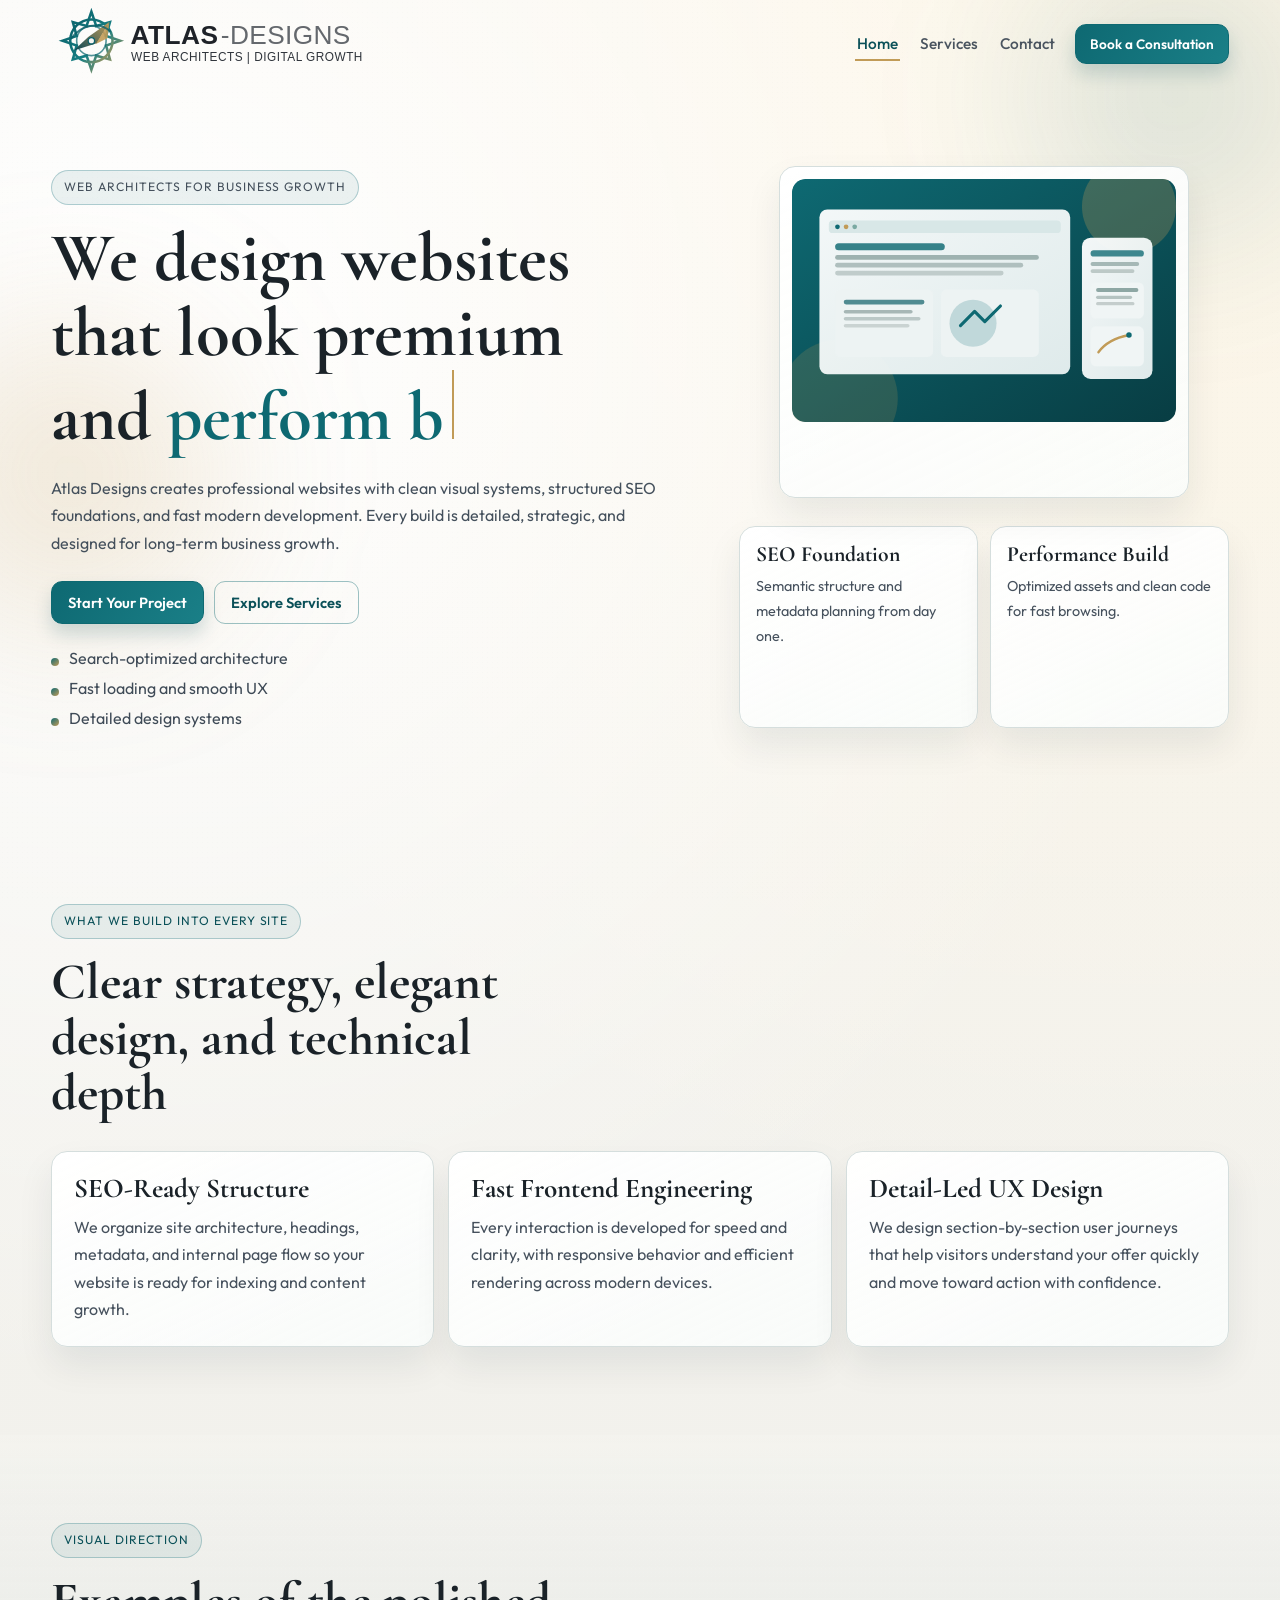
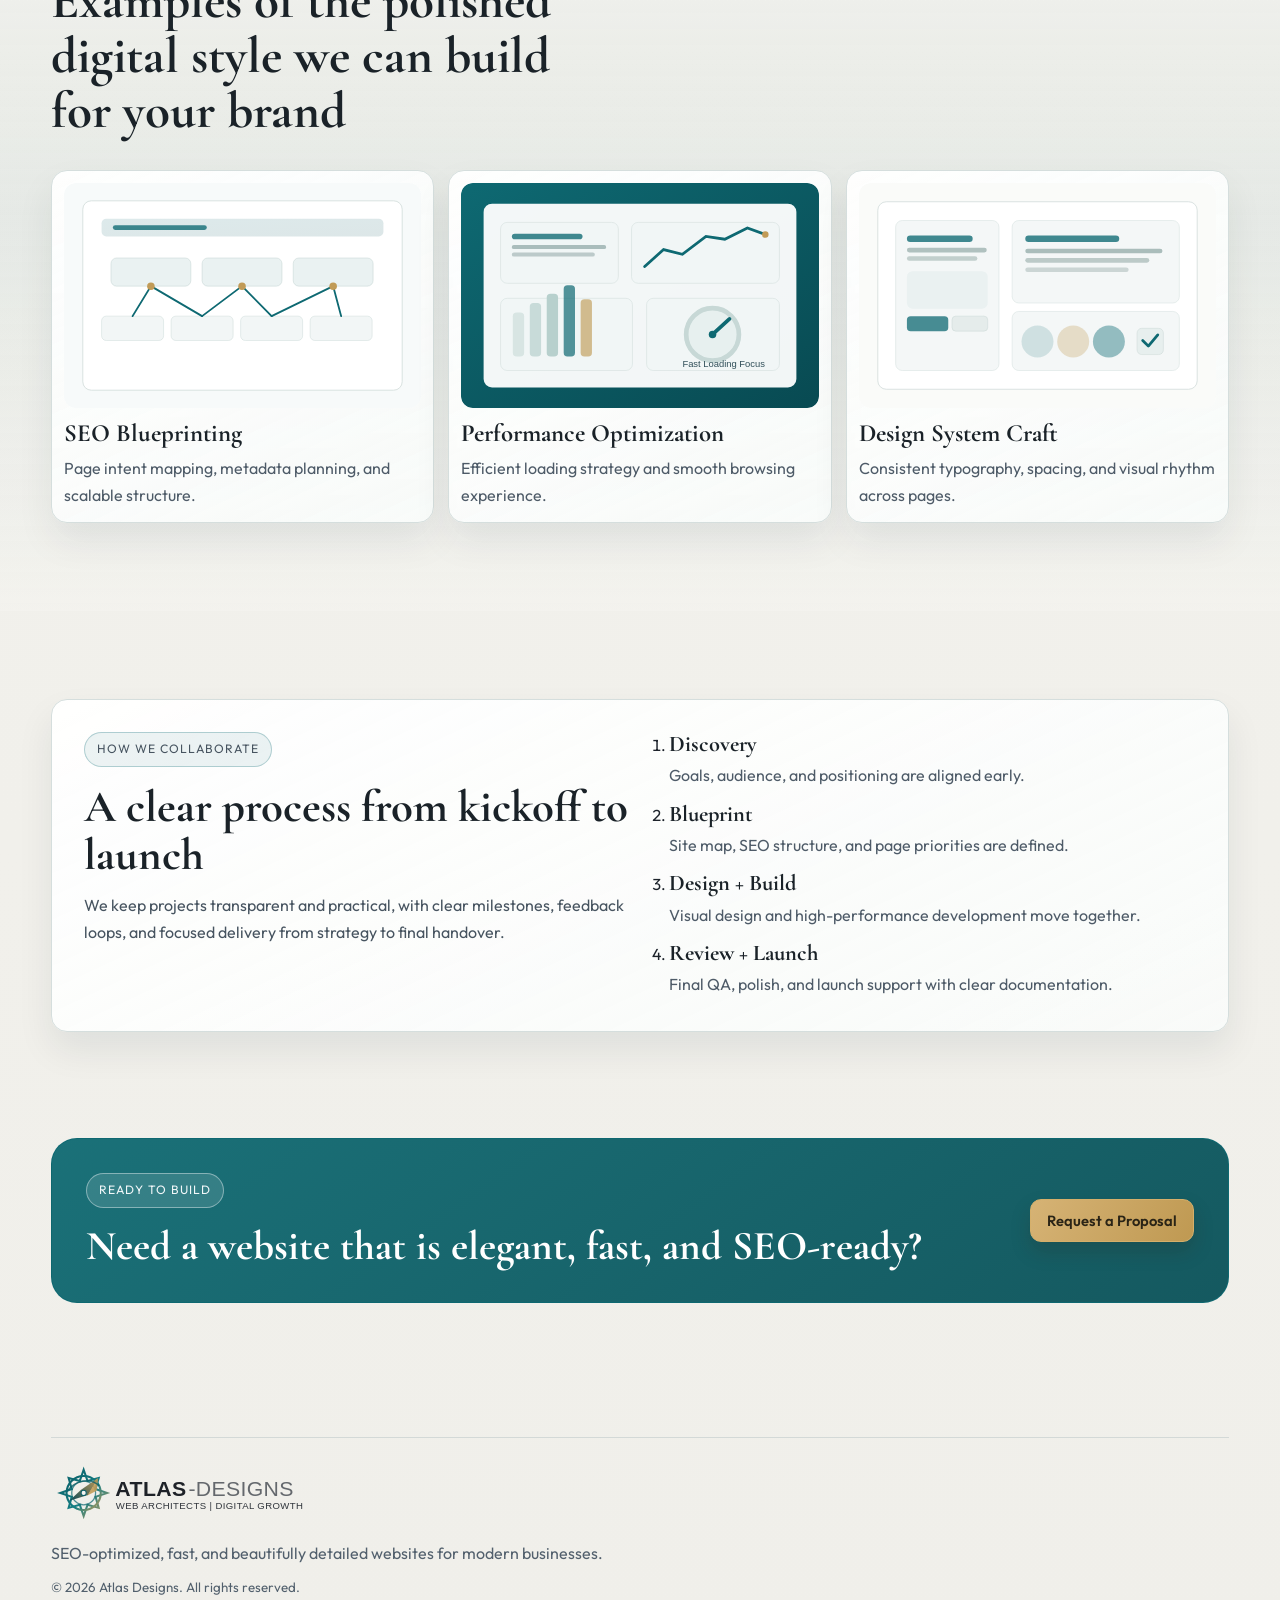
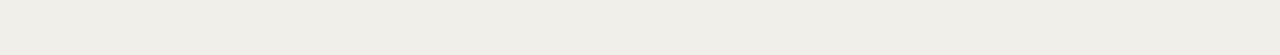
<file: index.html>
<!DOCTYPE html>
<html lang="en">
  <head>
    <meta charset="UTF-8" />
    <meta name="viewport" content="width=device-width, initial-scale=1.0" />
    <meta
      name="description"
      content="Atlas Designs creates elegant, SEO-focused and fast websites for modern businesses."
    />
    <title>Atlas Designs | Home</title>
    <link rel="preconnect" href="https://fonts.googleapis.com" />
    <link rel="preconnect" href="https://fonts.gstatic.com" crossorigin />
    <link
      href="https://fonts.googleapis.com/css2?family=Cormorant+Garamond:wght@500;600;700&family=Outfit:wght@300;400;500;600;700;800&display=swap"
      rel="stylesheet"
    />
    <link rel="stylesheet" href="styles.css" />
  </head>
  <body class="page-home">
    <div class="bg-orbit orbit-one"></div>
    <div class="bg-orbit orbit-two"></div>

    <header class="site-header" id="siteHeader">
      <div class="container nav-row">
        <a href="index.html" class="logo-link" aria-label="Atlas Designs Home">
          <img src="assets/atlas-logo.svg" alt="Atlas Designs logo" />
        </a>

        <button
          class="menu-toggle"
          id="menuToggle"
          aria-label="Open menu"
          aria-expanded="false"
          aria-controls="mainNav"
        >
          <span></span>
          <span></span>
        </button>

        <nav id="mainNav" class="main-nav" aria-label="Primary">
          <a class="nav-link" data-page="index" href="index.html">Home</a>
          <a class="nav-link" data-page="services" href="services.html">Services</a>
          <a class="nav-link" data-page="contact" href="contact.html">Contact</a>
          <a class="btn btn-sm" href="contact.html#project-form">Book a Consultation</a>
        </nav>
      </div>
    </header>

    <main>
      <section class="hero section">
        <div class="container hero-layout">
          <div class="hero-copy reveal">
            <p class="eyebrow">Web Architects For Business Growth</p>
            <h1>
              We design websites that look premium and
              <span id="typedText">perform beautifully.</span>
            </h1>
            <p>
              Atlas Designs creates professional websites with clean visual systems,
              structured SEO foundations, and fast modern development. Every build is
              detailed, strategic, and designed for long-term business growth.
            </p>
            <div class="hero-actions">
              <a class="btn" href="contact.html#project-form">Start Your Project</a>
              <a class="btn btn-outline" href="services.html">Explore Services</a>
            </div>
            <ul class="trust-list">
              <li>Search-optimized architecture</li>
              <li>Fast loading and smooth UX</li>
              <li>Detailed design systems</li>
            </ul>
          </div>

          <aside class="hero-visual reveal">
            <figure class="image-card tilt-lite">
              <img src="assets/hero-preview.svg" alt="Website concept and dashboard visual" />
            </figure>
            <div class="hero-mini-grid">
              <article class="mini-card">
                <h3>SEO Foundation</h3>
                <p>Semantic structure and metadata planning from day one.</p>
              </article>
              <article class="mini-card">
                <h3>Performance Build</h3>
                <p>Optimized assets and clean code for fast browsing.</p>
              </article>
            </div>
          </aside>
        </div>
      </section>

      <section class="section reveal">
        <div class="container section-head">
          <p class="eyebrow">What We Build Into Every Site</p>
          <h2>Clear strategy, elegant design, and technical depth</h2>
        </div>
        <div class="container card-grid three">
          <article class="feature-card reveal">
            <h3>SEO-Ready Structure</h3>
            <p>
              We organize site architecture, headings, metadata, and internal page flow
              so your website is ready for indexing and content growth.
            </p>
          </article>
          <article class="feature-card reveal">
            <h3>Fast Frontend Engineering</h3>
            <p>
              Every interaction is developed for speed and clarity, with responsive
              behavior and efficient rendering across modern devices.
            </p>
          </article>
          <article class="feature-card reveal">
            <h3>Detail-Led UX Design</h3>
            <p>
              We design section-by-section user journeys that help visitors understand
              your offer quickly and move toward action with confidence.
            </p>
          </article>
        </div>
      </section>

      <section class="section section-soft">
        <div class="container section-head reveal">
          <p class="eyebrow">Visual Direction</p>
          <h2>Examples of the polished digital style we can build for your brand</h2>
        </div>
        <div class="container image-showcase">
          <article class="image-feature reveal">
            <img src="assets/seo-blueprint.svg" alt="SEO blueprint illustration" />
            <h3>SEO Blueprinting</h3>
            <p>Page intent mapping, metadata planning, and scalable structure.</p>
          </article>
          <article class="image-feature reveal">
            <img src="assets/performance-lab.svg" alt="Performance optimization illustration" />
            <h3>Performance Optimization</h3>
            <p>Efficient loading strategy and smooth browsing experience.</p>
          </article>
          <article class="image-feature reveal">
            <img src="assets/design-detail.svg" alt="Design system illustration" />
            <h3>Design System Craft</h3>
            <p>Consistent typography, spacing, and visual rhythm across pages.</p>
          </article>
        </div>
      </section>

      <section class="section">
        <div class="container split-panel reveal">
          <div>
            <p class="eyebrow">How We Collaborate</p>
            <h2>A clear process from kickoff to launch</h2>
            <p>
              We keep projects transparent and practical, with clear milestones,
              feedback loops, and focused delivery from strategy to final handover.
            </p>
          </div>
          <ol class="approach-list">
            <li>
              <h3>Discovery</h3>
              <p>Goals, audience, and positioning are aligned early.</p>
            </li>
            <li>
              <h3>Blueprint</h3>
              <p>Site map, SEO structure, and page priorities are defined.</p>
            </li>
            <li>
              <h3>Design + Build</h3>
              <p>Visual design and high-performance development move together.</p>
            </li>
            <li>
              <h3>Review + Launch</h3>
              <p>Final QA, polish, and launch support with clear documentation.</p>
            </li>
          </ol>
        </div>
      </section>

      <section class="section cta-strip reveal">
        <div class="container cta-strip-inner">
          <div>
            <p class="eyebrow">Ready To Build</p>
            <h2>Need a website that is elegant, fast, and SEO-ready?</h2>
          </div>
          <a class="btn" href="contact.html#project-form">Request a Proposal</a>
        </div>
      </section>
    </main>

    <footer class="site-footer">
      <div class="container footer-grid">
        <img src="assets/atlas-logo.svg" alt="Atlas Designs" class="footer-logo" />
        <p>SEO-optimized, fast, and beautifully detailed websites for modern businesses.</p>
        <small>&copy; <span id="year"></span> Atlas Designs. All rights reserved.</small>
      </div>
    </footer>

    <script src="script.js"></script>
  </body>
</html>
</file>
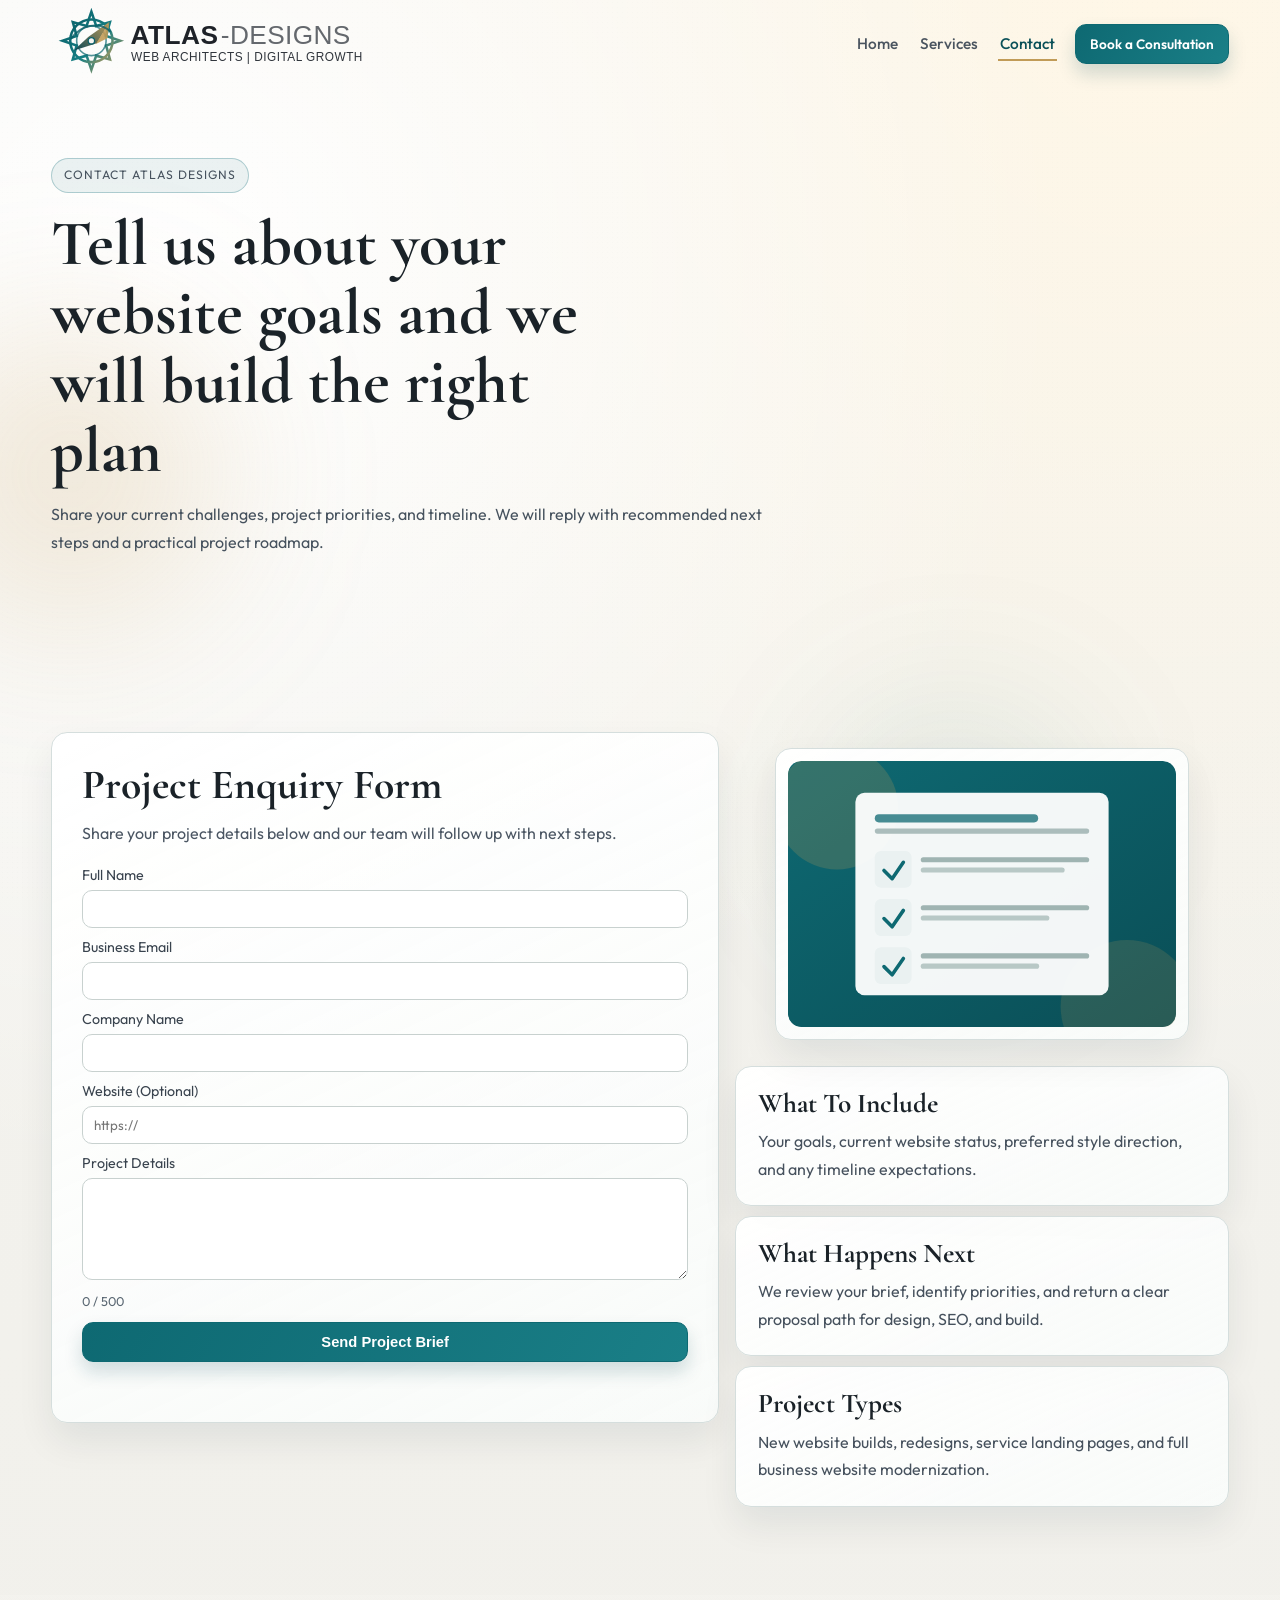
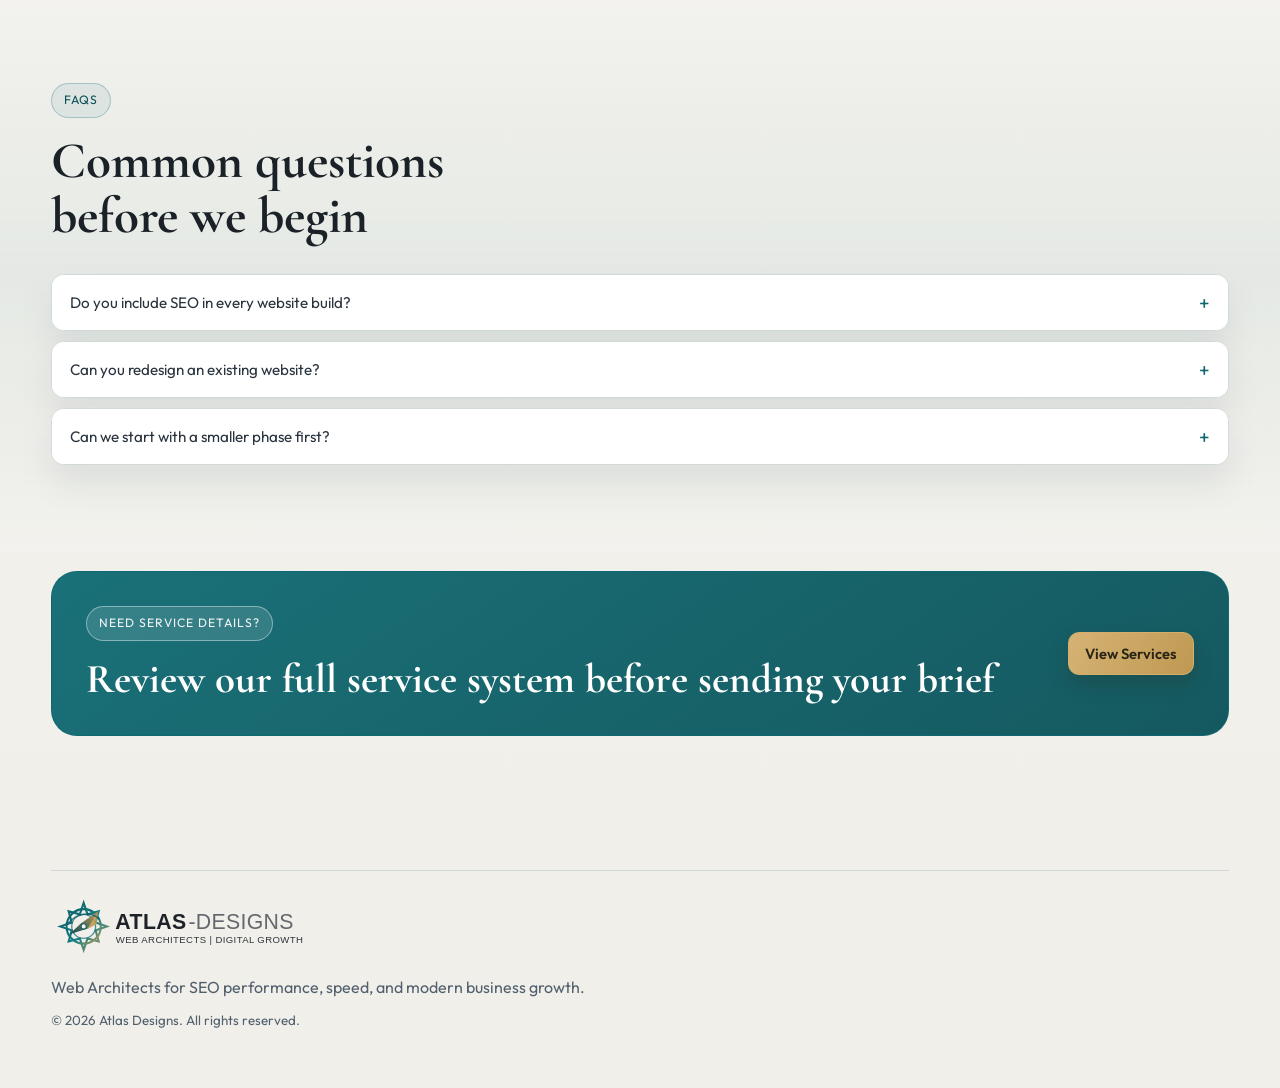
<file: contact.html>
<!DOCTYPE html>
<html lang="en">
  <head>
    <meta charset="UTF-8" />
    <meta name="viewport" content="width=device-width, initial-scale=1.0" />
    <meta
      name="description"
      content="Contact Atlas Designs to discuss your SEO-ready, high-performance website project."
    />
    <title>Atlas Designs | Contact</title>
    <link rel="preconnect" href="https://fonts.googleapis.com" />
    <link rel="preconnect" href="https://fonts.gstatic.com" crossorigin />
    <link
      href="https://fonts.googleapis.com/css2?family=Cormorant+Garamond:wght@500;600;700&family=Outfit:wght@300;400;500;600;700;800&display=swap"
      rel="stylesheet"
    />
    <link rel="stylesheet" href="styles.css" />
  </head>
  <body class="page-contact">
    <div class="bg-orbit orbit-two"></div>
    <div class="bg-orbit orbit-three"></div>

    <header class="site-header" id="siteHeader">
      <div class="container nav-row">
        <a href="index.html" class="logo-link" aria-label="Atlas Designs Home">
          <img src="assets/atlas-logo.svg" alt="Atlas Designs logo" />
        </a>

        <button
          class="menu-toggle"
          id="menuToggle"
          aria-label="Open menu"
          aria-expanded="false"
          aria-controls="mainNav"
        >
          <span></span>
          <span></span>
        </button>

        <nav id="mainNav" class="main-nav" aria-label="Primary">
          <a class="nav-link" data-page="index" href="index.html">Home</a>
          <a class="nav-link" data-page="services" href="services.html">Services</a>
          <a class="nav-link" data-page="contact" href="contact.html">Contact</a>
          <a class="btn btn-sm" href="#project-form">Book a Consultation</a>
        </nav>
      </div>
    </header>

    <main>
      <section class="page-hero section">
        <div class="container page-hero-content reveal">
          <p class="eyebrow">Contact Atlas Designs</p>
          <h1>Tell us about your website goals and we will build the right plan</h1>
          <p>
            Share your current challenges, project priorities, and timeline. We will
            reply with recommended next steps and a practical project roadmap.
          </p>
        </div>
      </section>

      <section class="section">
        <div class="container contact-layout">
          <article class="contact-panel reveal">
            <h2>Project Enquiry Form</h2>
            <p>
              Share your project details below and our team will follow up with next
              steps.
            </p>

            <form
              id="project-form"
              class="project-form"
              name="contact"
              method="POST"
              action="/thank-you.html"
              data-netlify="true"
              netlify-honeypot="bot-field"
            >
              <input type="hidden" name="form-name" value="contact" />
              <p class="hidden-field">
                <label>
                  Do not fill this out if you are human:
                  <input name="bot-field" />
                </label>
              </p>

              <label>
                Full Name
                <input type="text" name="name" required />
              </label>
              <label>
                Business Email
                <input type="email" name="email" required />
              </label>
              <label>
                Company Name
                <input type="text" name="company" required />
              </label>
              <label>
                Website (Optional)
                <input type="url" name="website" placeholder="https://" />
              </label>
              <label>
                Project Details
                <textarea id="messageField" name="message" rows="5" maxlength="500" required></textarea>
              </label>
              <p class="char-counter" id="charCounter">0 / 500</p>
              <button class="btn" type="submit">Send Project Brief</button>
              <p id="formStatus" class="form-status" role="status" aria-live="polite"></p>
            </form>
          </article>

          <aside class="contact-sidebar reveal">
            <figure class="image-card tilt-lite">
              <img src="assets/project-brief.svg" alt="Project planning and notes illustration" />
            </figure>
            <article class="info-card">
              <h3>What To Include</h3>
              <p>
                Your goals, current website status, preferred style direction, and any
                timeline expectations.
              </p>
            </article>
            <article class="info-card">
              <h3>What Happens Next</h3>
              <p>
                We review your brief, identify priorities, and return a clear proposal
                path for design, SEO, and build.
              </p>
            </article>
            <article class="info-card">
              <h3>Project Types</h3>
              <p>
                New website builds, redesigns, service landing pages, and full business
                website modernization.
              </p>
            </article>
          </aside>
        </div>
      </section>

      <section class="section section-soft">
        <div class="container section-head reveal">
          <p class="eyebrow">FAQs</p>
          <h2>Common questions before we begin</h2>
        </div>
        <div class="container faq-list">
          <article class="faq-item reveal">
            <button class="faq-question" type="button" aria-expanded="false">
              Do you include SEO in every website build?
            </button>
            <div class="faq-answer">
              <p>
                Yes. SEO structure and technical setup are included as part of our
                standard development process.
              </p>
            </div>
          </article>
          <article class="faq-item reveal">
            <button class="faq-question" type="button" aria-expanded="false">
              Can you redesign an existing website?
            </button>
            <div class="faq-answer">
              <p>
                Absolutely. We can redesign existing websites while improving
                architecture, performance, and content clarity.
              </p>
            </div>
          </article>
          <article class="faq-item reveal">
            <button class="faq-question" type="button" aria-expanded="false">
              Can we start with a smaller phase first?
            </button>
            <div class="faq-answer">
              <p>
                Yes. We can begin with strategy and core pages, then expand in planned
                stages as your business evolves.
              </p>
            </div>
          </article>
        </div>
      </section>

      <section class="section cta-strip reveal">
        <div class="container cta-strip-inner">
          <div>
            <p class="eyebrow">Need Service Details?</p>
            <h2>Review our full service system before sending your brief</h2>
          </div>
          <a class="btn" href="services.html">View Services</a>
        </div>
      </section>
    </main>

    <footer class="site-footer">
      <div class="container footer-grid">
        <img src="assets/atlas-logo.svg" alt="Atlas Designs" class="footer-logo" />
        <p>Web Architects for SEO performance, speed, and modern business growth.</p>
        <small>&copy; <span id="year"></span> Atlas Designs. All rights reserved.</small>
      </div>
    </footer>

    <script src="script.js"></script>
  </body>
</html>
</file>
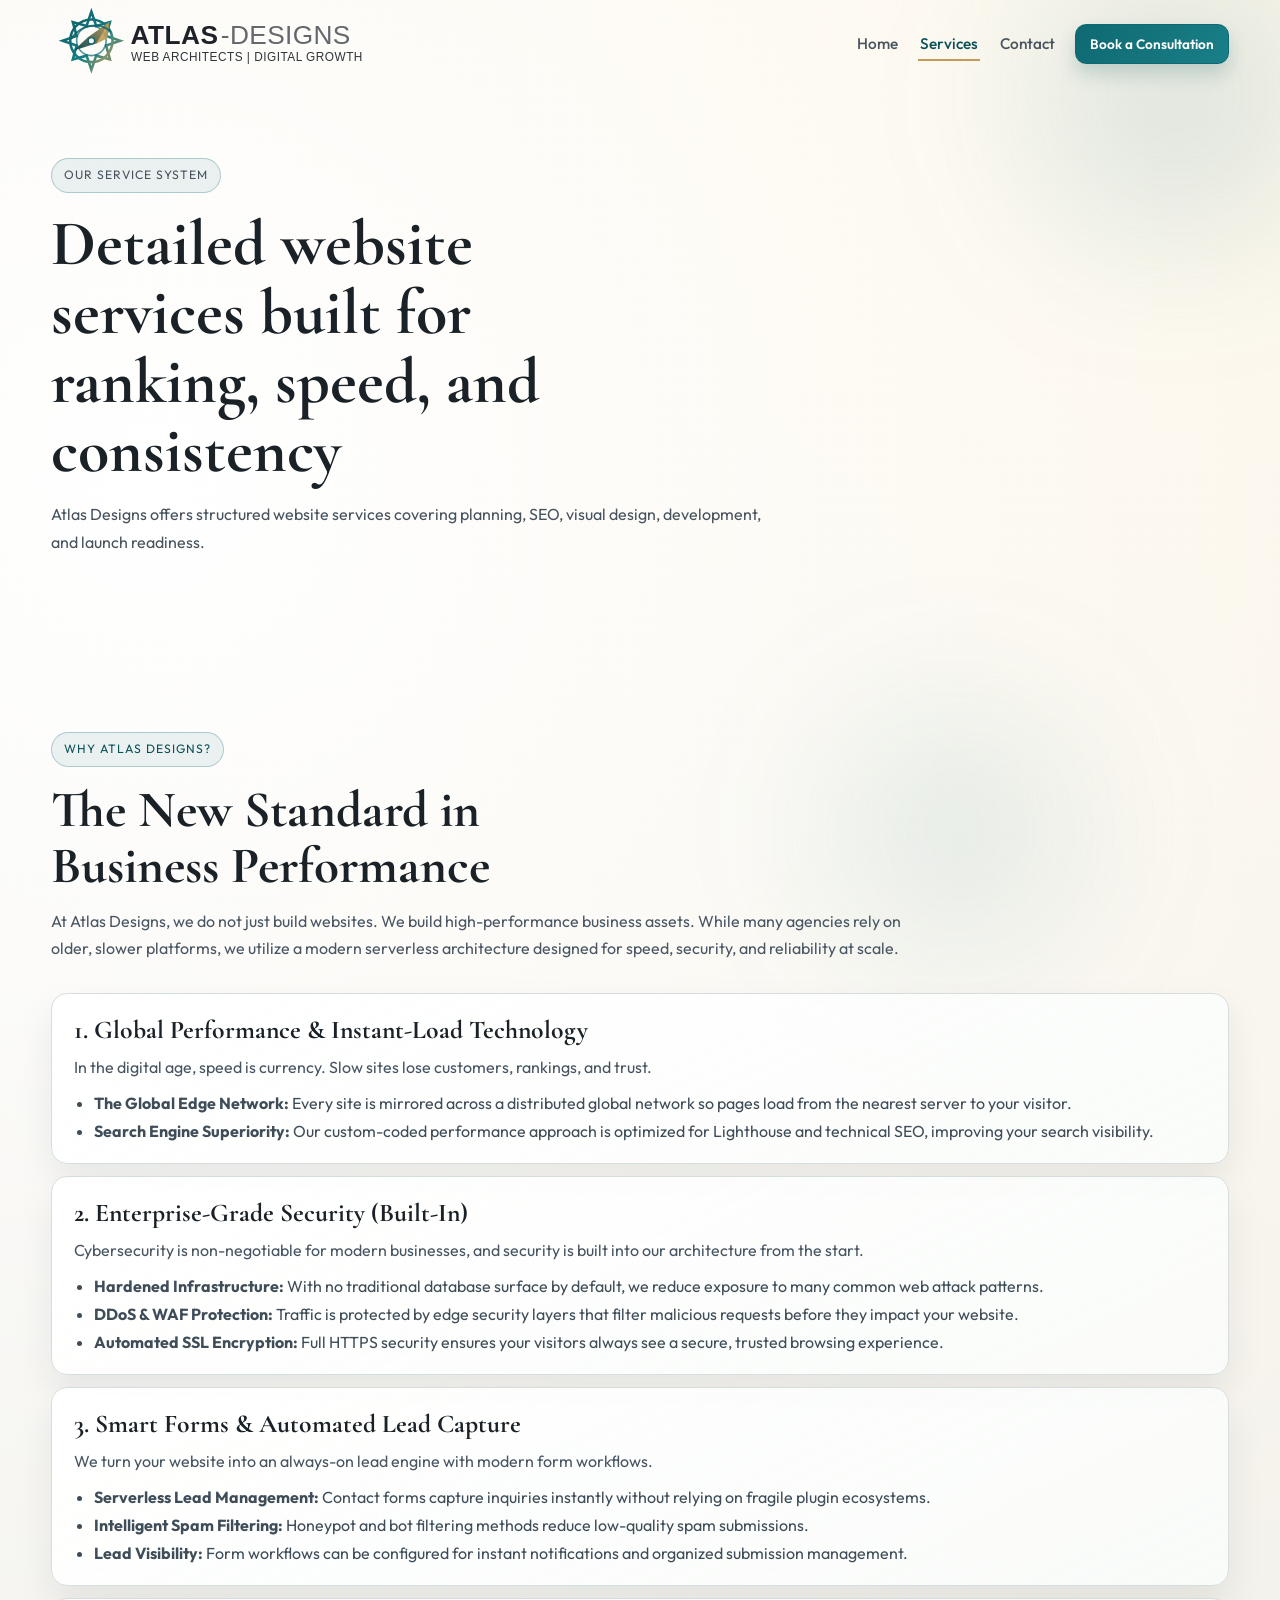
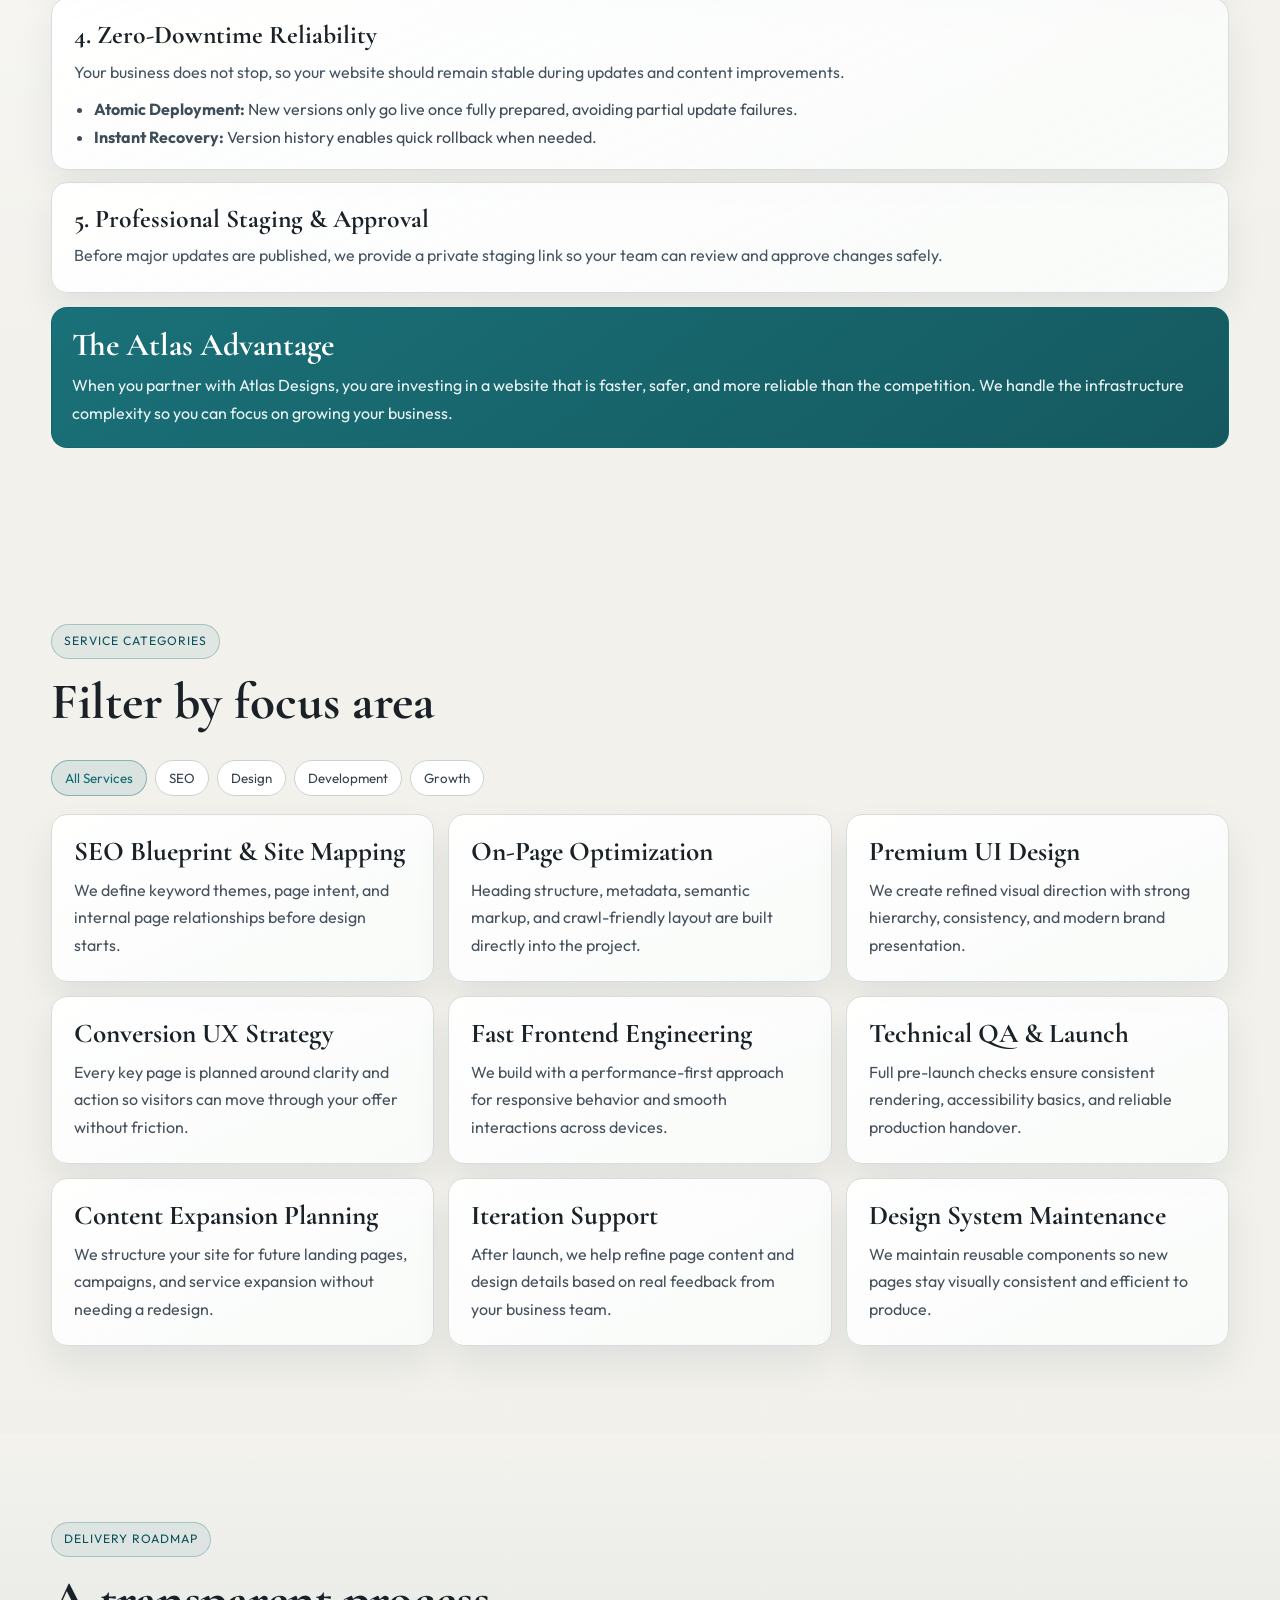
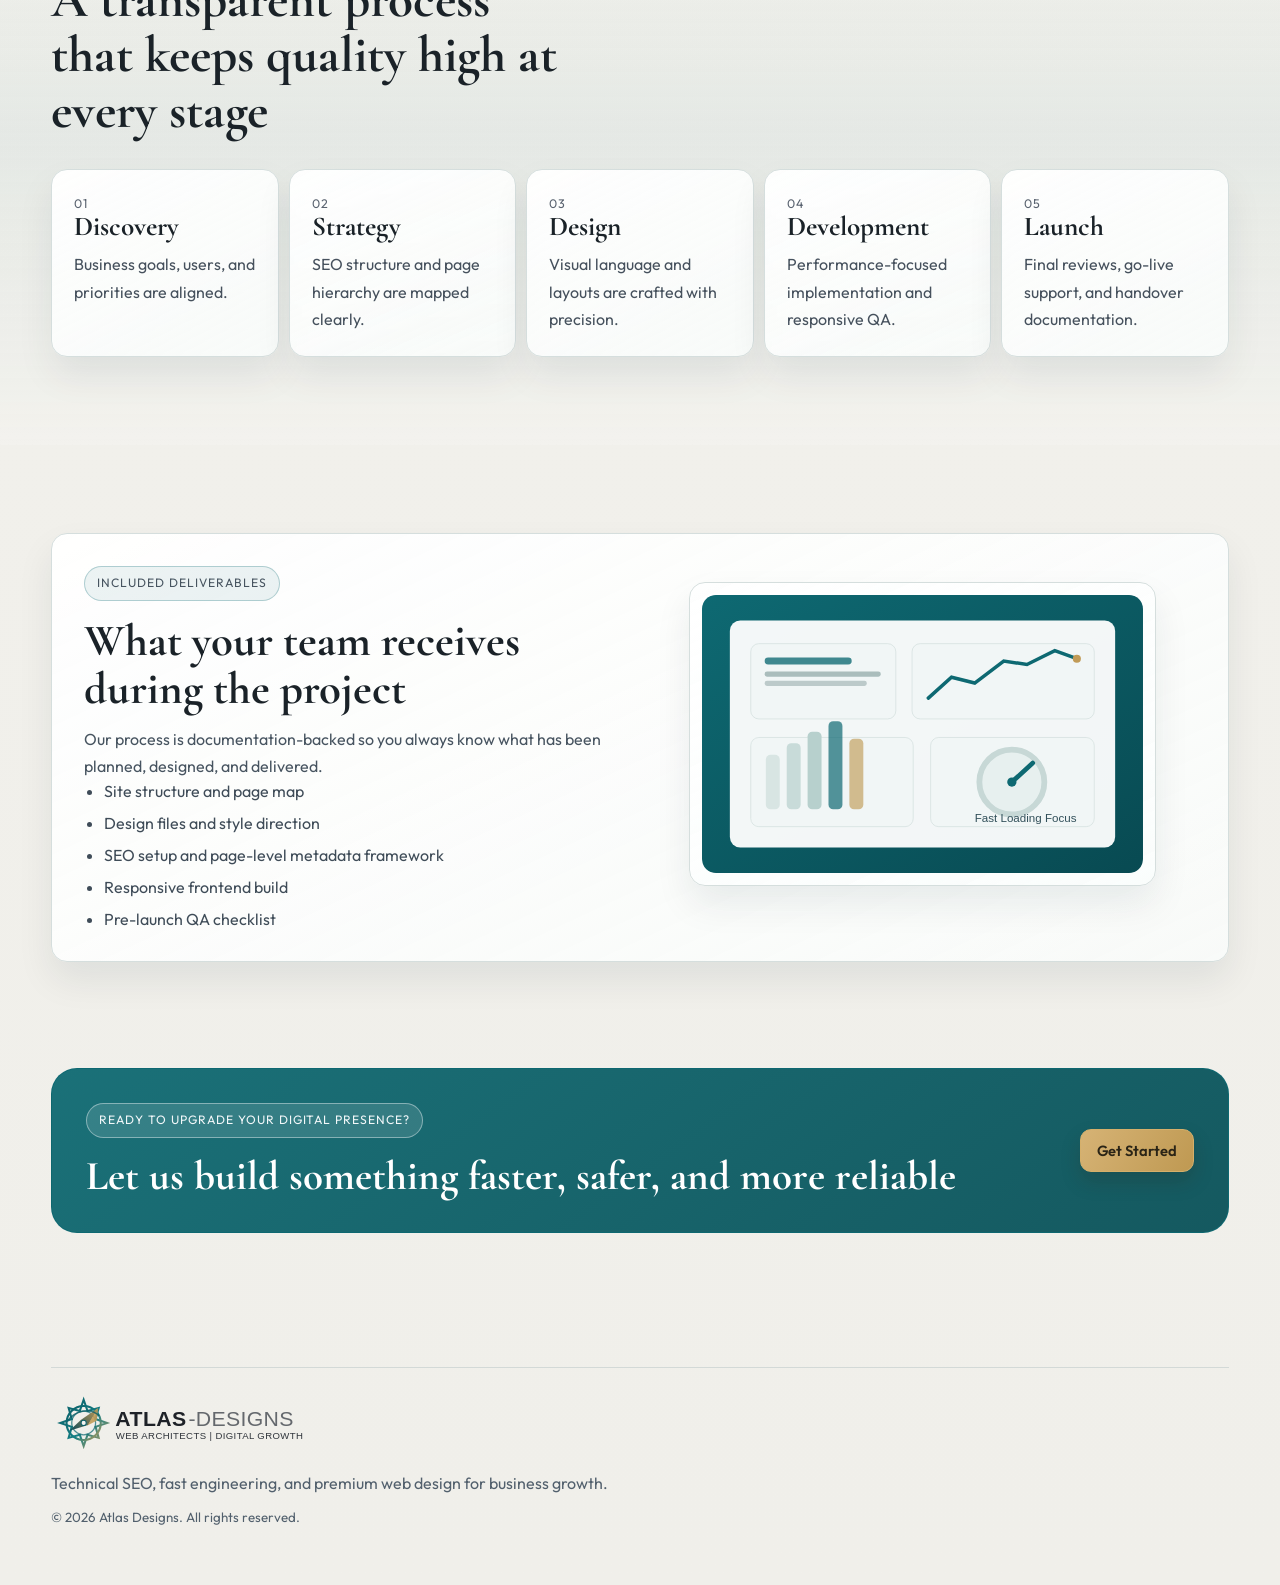
<file: services.html>
<!DOCTYPE html>
<html lang="en">
  <head>
    <meta charset="UTF-8" />
    <meta name="viewport" content="width=device-width, initial-scale=1.0" />
    <meta
      name="description"
      content="Atlas Designs services: strategy, SEO setup, detailed design systems, and fast website development."
    />
    <title>Atlas Designs | Services</title>
    <link rel="preconnect" href="https://fonts.googleapis.com" />
    <link rel="preconnect" href="https://fonts.gstatic.com" crossorigin />
    <link
      href="https://fonts.googleapis.com/css2?family=Cormorant+Garamond:wght@500;600;700&family=Outfit:wght@300;400;500;600;700;800&display=swap"
      rel="stylesheet"
    />
    <link rel="stylesheet" href="styles.css" />
  </head>
  <body class="page-services">
    <div class="bg-orbit orbit-one"></div>
    <div class="bg-orbit orbit-three"></div>

    <header class="site-header" id="siteHeader">
      <div class="container nav-row">
        <a href="index.html" class="logo-link" aria-label="Atlas Designs Home">
          <img src="assets/atlas-logo.svg" alt="Atlas Designs logo" />
        </a>

        <button
          class="menu-toggle"
          id="menuToggle"
          aria-label="Open menu"
          aria-expanded="false"
          aria-controls="mainNav"
        >
          <span></span>
          <span></span>
        </button>

        <nav id="mainNav" class="main-nav" aria-label="Primary">
          <a class="nav-link" data-page="index" href="index.html">Home</a>
          <a class="nav-link" data-page="services" href="services.html">Services</a>
          <a class="nav-link" data-page="contact" href="contact.html">Contact</a>
          <a class="btn btn-sm" href="contact.html#project-form">Book a Consultation</a>
        </nav>
      </div>
    </header>

    <main>
      <section class="page-hero section">
        <div class="container page-hero-content reveal">
          <p class="eyebrow">Our Service System</p>
          <h1>Detailed website services built for ranking, speed, and consistency</h1>
          <p>
            Atlas Designs offers structured website services covering planning, SEO,
            visual design, development, and launch readiness.
          </p>
        </div>
      </section>

      <section class="section">
        <div class="container section-head reveal">
          <p class="eyebrow">Why Atlas Designs?</p>
          <h2>The New Standard in Business Performance</h2>
          <p class="lead-copy">
            At Atlas Designs, we do not just build websites. We build high-performance
            business assets. While many agencies rely on older, slower platforms, we
            utilize a modern serverless architecture designed for speed, security, and
            reliability at scale.
          </p>
        </div>

        <div class="container detail-stack">
          <article class="detail-card reveal">
            <h3>1. Global Performance & Instant-Load Technology</h3>
            <p>
              In the digital age, speed is currency. Slow sites lose customers,
              rankings, and trust.
            </p>
            <ul>
              <li>
                <strong>The Global Edge Network:</strong> Every site is mirrored across
                a distributed global network so pages load from the nearest server to
                your visitor.
              </li>
              <li>
                <strong>Search Engine Superiority:</strong> Our custom-coded performance
                approach is optimized for Lighthouse and technical SEO, improving your
                search visibility.
              </li>
            </ul>
          </article>

          <article class="detail-card reveal">
            <h3>2. Enterprise-Grade Security (Built-In)</h3>
            <p>
              Cybersecurity is non-negotiable for modern businesses, and security is
              built into our architecture from the start.
            </p>
            <ul>
              <li>
                <strong>Hardened Infrastructure:</strong> With no traditional database
                surface by default, we reduce exposure to many common web attack
                patterns.
              </li>
              <li>
                <strong>DDoS & WAF Protection:</strong> Traffic is protected by edge
                security layers that filter malicious requests before they impact your
                website.
              </li>
              <li>
                <strong>Automated SSL Encryption:</strong> Full HTTPS security ensures
                your visitors always see a secure, trusted browsing experience.
              </li>
            </ul>
          </article>

          <article class="detail-card reveal">
            <h3>3. Smart Forms & Automated Lead Capture</h3>
            <p>
              We turn your website into an always-on lead engine with modern form
              workflows.
            </p>
            <ul>
              <li>
                <strong>Serverless Lead Management:</strong> Contact forms capture
                inquiries instantly without relying on fragile plugin ecosystems.
              </li>
              <li>
                <strong>Intelligent Spam Filtering:</strong> Honeypot and bot filtering
                methods reduce low-quality spam submissions.
              </li>
              <li>
                <strong>Lead Visibility:</strong> Form workflows can be configured for
                instant notifications and organized submission management.
              </li>
            </ul>
          </article>

          <article class="detail-card reveal">
            <h3>4. Zero-Downtime Reliability</h3>
            <p>
              Your business does not stop, so your website should remain stable during
              updates and content improvements.
            </p>
            <ul>
              <li>
                <strong>Atomic Deployment:</strong> New versions only go live once
                fully prepared, avoiding partial update failures.
              </li>
              <li>
                <strong>Instant Recovery:</strong> Version history enables quick rollback
                when needed.
              </li>
            </ul>
          </article>

          <article class="detail-card reveal">
            <h3>5. Professional Staging & Approval</h3>
            <p>
              Before major updates are published, we provide a private staging link so
              your team can review and approve changes safely.
            </p>
          </article>
        </div>

        <div class="container atlas-advantage reveal">
          <h3>The Atlas Advantage</h3>
          <p>
            When you partner with Atlas Designs, you are investing in a website that
            is faster, safer, and more reliable than the competition. We handle the
            infrastructure complexity so you can focus on growing your business.
          </p>
        </div>
      </section>

      <section class="section">
        <div class="container section-head reveal">
          <p class="eyebrow">Service Categories</p>
          <h2>Filter by focus area</h2>
        </div>
        <div class="container service-filter-controls reveal">
          <button class="filter-btn active" type="button" data-filter="all">All Services</button>
          <button class="filter-btn" type="button" data-filter="seo">SEO</button>
          <button class="filter-btn" type="button" data-filter="design">Design</button>
          <button class="filter-btn" type="button" data-filter="dev">Development</button>
          <button class="filter-btn" type="button" data-filter="growth">Growth</button>
        </div>

        <div class="container card-grid three service-cards">
          <article class="feature-card reveal service-item" data-category="seo">
            <h3>SEO Blueprint & Site Mapping</h3>
            <p>
              We define keyword themes, page intent, and internal page relationships
              before design starts.
            </p>
          </article>
          <article class="feature-card reveal service-item" data-category="seo">
            <h3>On-Page Optimization</h3>
            <p>
              Heading structure, metadata, semantic markup, and crawl-friendly layout
              are built directly into the project.
            </p>
          </article>
          <article class="feature-card reveal service-item" data-category="design">
            <h3>Premium UI Design</h3>
            <p>
              We create refined visual direction with strong hierarchy, consistency,
              and modern brand presentation.
            </p>
          </article>
          <article class="feature-card reveal service-item" data-category="design">
            <h3>Conversion UX Strategy</h3>
            <p>
              Every key page is planned around clarity and action so visitors can move
              through your offer without friction.
            </p>
          </article>
          <article class="feature-card reveal service-item" data-category="dev">
            <h3>Fast Frontend Engineering</h3>
            <p>
              We build with a performance-first approach for responsive behavior and
              smooth interactions across devices.
            </p>
          </article>
          <article class="feature-card reveal service-item" data-category="dev">
            <h3>Technical QA & Launch</h3>
            <p>
              Full pre-launch checks ensure consistent rendering, accessibility basics,
              and reliable production handover.
            </p>
          </article>
          <article class="feature-card reveal service-item" data-category="growth">
            <h3>Content Expansion Planning</h3>
            <p>
              We structure your site for future landing pages, campaigns, and service
              expansion without needing a redesign.
            </p>
          </article>
          <article class="feature-card reveal service-item" data-category="growth">
            <h3>Iteration Support</h3>
            <p>
              After launch, we help refine page content and design details based on
              real feedback from your business team.
            </p>
          </article>
          <article class="feature-card reveal service-item" data-category="growth">
            <h3>Design System Maintenance</h3>
            <p>
              We maintain reusable components so new pages stay visually consistent and
              efficient to produce.
            </p>
          </article>
        </div>
      </section>

      <section class="section section-soft">
        <div class="container section-head reveal">
          <p class="eyebrow">Delivery Roadmap</p>
          <h2>A transparent process that keeps quality high at every stage</h2>
        </div>
        <div class="container process-grid">
          <article class="process-step reveal">
            <span>01</span>
            <h3>Discovery</h3>
            <p>Business goals, users, and priorities are aligned.</p>
          </article>
          <article class="process-step reveal">
            <span>02</span>
            <h3>Strategy</h3>
            <p>SEO structure and page hierarchy are mapped clearly.</p>
          </article>
          <article class="process-step reveal">
            <span>03</span>
            <h3>Design</h3>
            <p>Visual language and layouts are crafted with precision.</p>
          </article>
          <article class="process-step reveal">
            <span>04</span>
            <h3>Development</h3>
            <p>Performance-focused implementation and responsive QA.</p>
          </article>
          <article class="process-step reveal">
            <span>05</span>
            <h3>Launch</h3>
            <p>Final reviews, go-live support, and handover documentation.</p>
          </article>
        </div>
      </section>

      <section class="section">
        <div class="container split-panel reveal">
          <div>
            <p class="eyebrow">Included Deliverables</p>
            <h2>What your team receives during the project</h2>
            <p>
              Our process is documentation-backed so you always know what has been
              planned, designed, and delivered.
            </p>
            <ul class="deliverables-list">
              <li>Site structure and page map</li>
              <li>Design files and style direction</li>
              <li>SEO setup and page-level metadata framework</li>
              <li>Responsive frontend build</li>
              <li>Pre-launch QA checklist</li>
            </ul>
          </div>
          <figure class="image-card tilt-lite">
            <img src="assets/performance-lab.svg" alt="Website performance and build workflow illustration" />
          </figure>
        </div>
      </section>

      <section class="section cta-strip reveal">
        <div class="container cta-strip-inner">
          <div>
            <p class="eyebrow">Ready to upgrade your digital presence?</p>
            <h2>Let us build something faster, safer, and more reliable</h2>
          </div>
          <a class="btn" href="contact.html#project-form">Get Started</a>
        </div>
      </section>
    </main>

    <footer class="site-footer">
      <div class="container footer-grid">
        <img src="assets/atlas-logo.svg" alt="Atlas Designs" class="footer-logo" />
        <p>Technical SEO, fast engineering, and premium web design for business growth.</p>
        <small>&copy; <span id="year"></span> Atlas Designs. All rights reserved.</small>
      </div>
    </footer>

    <script src="script.js"></script>
  </body>
</html>
</file>
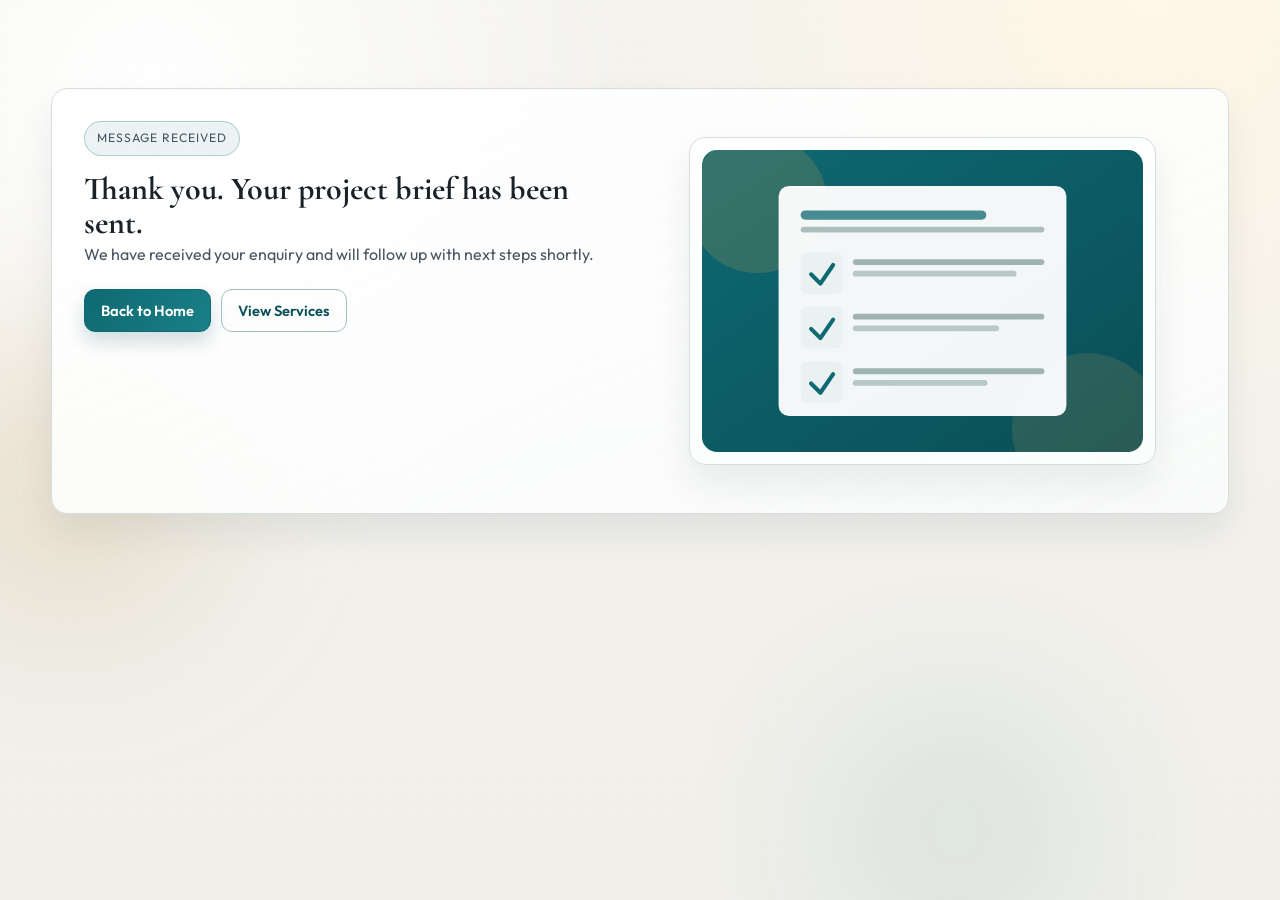
<file: thank-you.html>
<!DOCTYPE html>
<html lang="en">
  <head>
    <meta charset="UTF-8" />
    <meta name="viewport" content="width=device-width, initial-scale=1.0" />
    <meta name="description" content="Thank you for contacting Atlas Designs." />
    <title>Atlas Designs | Thank You</title>
    <link rel="preconnect" href="https://fonts.googleapis.com" />
    <link rel="preconnect" href="https://fonts.gstatic.com" crossorigin />
    <link
      href="https://fonts.googleapis.com/css2?family=Cormorant+Garamond:wght@500;600;700&family=Outfit:wght@300;400;500;600;700;800&display=swap"
      rel="stylesheet"
    />
    <link rel="stylesheet" href="styles.css" />
  </head>
  <body class="page-contact">
    <div class="bg-orbit orbit-two"></div>
    <div class="bg-orbit orbit-three"></div>

    <main class="section">
      <div class="container split-panel reveal visible">
        <div>
          <p class="eyebrow">Message Received</p>
          <h1>Thank you. Your project brief has been sent.</h1>
          <p>
            We have received your enquiry and will follow up with next steps shortly.
          </p>
          <div class="hero-actions" style="margin-top: 20px;">
            <a class="btn" href="index.html">Back to Home</a>
            <a class="btn btn-outline" href="services.html">View Services</a>
          </div>
        </div>
        <figure class="image-card">
          <img src="assets/project-brief.svg" alt="Project brief illustration" />
        </figure>
      </div>
    </main>

    <script src="script.js"></script>
  </body>
</html>
</file>
<file: styles.css>
:root {
  --bg: #f3f1eb;
  --bg-soft: #f9f8f4;
  --panel: #ffffff;
  --ink: #1d232b;
  --ink-soft: #4a545f;
  --teal: #0e6972;
  --teal-deep: #0a5058;
  --gold: #c19b57;
  --line: #d8ddd9;
  --shadow: 0 18px 36px rgba(12, 32, 46, 0.08);
  --radius-md: 16px;
  --radius-lg: 26px;
  --container: min(1180px, 92vw);
}

* {
  box-sizing: border-box;
}

html {
  scroll-behavior: smooth;
}

body {
  margin: 0;
  font-family: "Outfit", "Trebuchet MS", sans-serif;
  color: var(--ink);
  background: radial-gradient(circle at 12% 10%, #fff, transparent 34%),
    radial-gradient(circle at 90% 0%, #fff7e7, transparent 36%),
    linear-gradient(180deg, #f4f3ee, #f0efea);
  min-height: 100vh;
  overflow-x: hidden;
}

body::before {
  content: "";
  position: fixed;
  inset: 0;
  pointer-events: none;
  background-image: radial-gradient(rgba(20, 64, 72, 0.06) 0.6px, transparent 0.6px);
  background-size: 5px 5px;
  opacity: 0.26;
  z-index: -4;
}

.bg-orbit {
  position: fixed;
  border-radius: 50%;
  filter: blur(80px);
  pointer-events: none;
  z-index: -3;
  animation: floatY 14s ease-in-out infinite;
}

.orbit-one {
  width: 290px;
  height: 290px;
  top: -50px;
  right: -40px;
  background: rgba(14, 105, 114, 0.13);
}

.orbit-two {
  width: 300px;
  height: 300px;
  top: 36%;
  left: -80px;
  background: rgba(193, 155, 87, 0.2);
}

.orbit-three {
  width: 240px;
  height: 240px;
  bottom: -50px;
  right: 16%;
  background: rgba(14, 105, 114, 0.1);
}

@keyframes floatY {
  0%,
  100% {
    transform: translateY(0);
  }
  50% {
    transform: translateY(-18px);
  }
}

img {
  max-width: 100%;
  display: block;
}

h1,
h2,
h3,
h4 {
  margin: 0;
  font-family: "Cormorant Garamond", Georgia, serif;
  color: #1a2228;
  line-height: 1.08;
}

p {
  margin: 0;
  line-height: 1.72;
}

a {
  color: inherit;
  text-decoration: none;
}

.container {
  width: var(--container);
  margin-inline: auto;
}

.section {
  padding: 88px 0;
}

.eyebrow {
  display: inline-flex;
  align-items: center;
  gap: 8px;
  border: 1px solid rgba(14, 105, 114, 0.28);
  background: rgba(14, 105, 114, 0.08);
  color: var(--teal-deep);
  border-radius: 999px;
  padding: 6px 12px;
  text-transform: uppercase;
  letter-spacing: 0.08em;
  font-size: 0.76rem;
  margin-bottom: 16px;
}

.section-head {
  margin-bottom: 30px;
}

.section-head h2 {
  font-size: clamp(1.9rem, 4vw, 3.2rem);
  max-width: 22ch;
}

.section-soft {
  background: linear-gradient(
    180deg,
    rgba(255, 255, 255, 0.15),
    rgba(14, 105, 114, 0.05),
    rgba(255, 255, 255, 0.15)
  );
}

.site-header {
  position: sticky;
  top: 0;
  z-index: 90;
  transition: background 0.25s ease, border-color 0.25s ease;
}

.site-header.scrolled {
  background: rgba(245, 244, 238, 0.88);
  backdrop-filter: blur(10px);
  border-bottom: 1px solid rgba(29, 35, 43, 0.09);
}

.nav-row {
  min-height: 88px;
  display: flex;
  align-items: center;
  justify-content: space-between;
  gap: 22px;
}

.logo-link {
  width: clamp(215px, 27vw, 350px);
  display: inline-flex;
}

.main-nav {
  display: flex;
  align-items: center;
  gap: 18px;
}

.nav-link {
  font-size: 0.96rem;
  font-weight: 500;
  color: var(--ink-soft);
  padding: 6px 2px;
  border-bottom: 2px solid transparent;
  transition: all 0.2s ease;
}

.nav-link:hover,
.nav-link.active {
  color: var(--teal-deep);
  border-color: var(--gold);
}

.menu-toggle {
  display: none;
  border: 1px solid var(--line);
  background: #fff;
  width: 44px;
  height: 44px;
  border-radius: 12px;
  cursor: pointer;
  padding: 0;
}

.menu-toggle span {
  display: block;
  width: 18px;
  height: 2px;
  background: #2c333d;
  margin: 4px auto;
}

.btn {
  display: inline-flex;
  align-items: center;
  justify-content: center;
  border-radius: 11px;
  border: 1px solid var(--teal);
  background: linear-gradient(120deg, var(--teal), #1a7f87);
  color: #ffffff;
  font-weight: 600;
  font-size: 0.92rem;
  padding: 11px 16px;
  transition: transform 0.2s ease, box-shadow 0.2s ease;
  box-shadow: 0 10px 18px rgba(10, 80, 88, 0.18);
}

.btn:hover {
  transform: translateY(-2px);
}

.btn-sm {
  padding: 10px 14px;
  font-size: 0.85rem;
}

.btn-outline {
  background: transparent;
  color: var(--teal-deep);
  border-color: rgba(14, 105, 114, 0.4);
  box-shadow: none;
}

.hero {
  padding-top: 62px;
}

.hero-layout {
  display: grid;
  grid-template-columns: minmax(0, 1.15fr) minmax(0, 0.85fr);
  gap: 26px;
  align-items: stretch;
}

.hero-copy h1 {
  font-size: clamp(2.35rem, 5.4vw, 4.4rem);
  max-width: 16ch;
}

#typedText {
  color: var(--teal);
  position: relative;
}

#typedText::after {
  content: "";
  display: inline-block;
  width: 2px;
  height: 1em;
  background: var(--gold);
  position: relative;
  left: 8px;
  animation: blink 0.8s step-end infinite;
}

@keyframes blink {
  50% {
    opacity: 0;
  }
}

.hero-copy p {
  margin-top: 20px;
  color: #44505c;
  max-width: 58ch;
}

.hero-actions {
  margin-top: 24px;
  display: flex;
  flex-wrap: wrap;
  gap: 10px;
}

.trust-list {
  margin: 24px 0 0;
  padding: 0;
  list-style: none;
  display: grid;
  gap: 10px;
}

.trust-list li {
  position: relative;
  padding-left: 18px;
  color: #3f4b57;
}

.trust-list li::before {
  content: "";
  width: 8px;
  height: 8px;
  border-radius: 50%;
  position: absolute;
  left: 0;
  top: 10px;
  background: linear-gradient(140deg, var(--teal), var(--gold));
}

.hero-visual {
  display: grid;
  gap: 12px;
}

.hero-mini-grid {
  display: grid;
  grid-template-columns: repeat(2, minmax(0, 1fr));
  gap: 12px;
}

.mini-card {
  background: linear-gradient(155deg, rgba(255, 255, 255, 0.95), rgba(250, 253, 252, 0.8));
  border: 1px solid #d5dedd;
  border-radius: var(--radius-md);
  box-shadow: var(--shadow);
  padding: 16px;
}

.mini-card h3 {
  font-size: 1.35rem;
}

.mini-card p {
  margin-top: 8px;
  color: #46515d;
  font-size: 0.9rem;
}

.image-card {
  background: linear-gradient(155deg, rgba(255, 255, 255, 0.95), rgba(250, 253, 252, 0.8));
  border: 1px solid #d5dedd;
  border-radius: var(--radius-md);
  box-shadow: var(--shadow);
  padding: 12px;
  overflow: hidden;
}

.image-card img {
  border-radius: 12px;
}

.tilt-lite {
  transform-style: preserve-3d;
  transition: transform 0.24s ease;
}

.card-grid {
  display: grid;
  gap: 14px;
}

.card-grid.three {
  grid-template-columns: repeat(3, minmax(0, 1fr));
}

.feature-card,
.project-card,
.contact-panel,
.info-card,
.process-step,
.split-panel,
.image-feature {
  background: linear-gradient(155deg, rgba(255, 255, 255, 0.95), rgba(250, 253, 252, 0.8));
  border: 1px solid #d5dedd;
  border-radius: var(--radius-md);
  box-shadow: var(--shadow);
}

.feature-card,
.project-card,
.info-card,
.process-step {
  padding: 22px;
}

.feature-card h3,
.project-card h3,
.process-step h3,
.info-card h3 {
  font-size: 1.7rem;
}

.feature-card p,
.project-card p,
.process-step p,
.info-card p {
  margin-top: 10px;
  color: #46515d;
}

.image-showcase {
  display: grid;
  grid-template-columns: repeat(3, minmax(0, 1fr));
  gap: 14px;
}

.image-feature {
  padding: 12px;
}

.image-feature img {
  border-radius: 12px;
}

.image-feature h3 {
  font-size: 1.55rem;
  margin-top: 12px;
}

.image-feature p {
  margin-top: 8px;
  color: #4e5b68;
}

.split-panel {
  padding: clamp(20px, 3vw, 32px);
  display: grid;
  grid-template-columns: minmax(0, 1fr) minmax(0, 1fr);
  gap: 18px;
  align-items: start;
}

.split-panel h2 {
  font-size: clamp(1.8rem, 3.5vw, 2.9rem);
  margin-bottom: 12px;
}

.split-panel p {
  color: #475460;
}

.approach-list,
.deliverables-list {
  margin: 0;
  padding-left: 20px;
  display: grid;
  gap: 12px;
}

.approach-list h3 {
  font-size: 1.4rem;
}

.approach-list p {
  margin-top: 6px;
  color: #4e5b68;
}

.deliverables-list li {
  color: #3f4c58;
}

.cta-strip {
  padding-top: 18px;
}

.cta-strip-inner {
  background: linear-gradient(145deg, rgba(14, 105, 114, 0.95), rgba(8, 80, 88, 0.95));
  border: 1px solid rgba(14, 105, 114, 0.9);
  color: #ffffff;
  border-radius: var(--radius-lg);
  padding: clamp(18px, 3vw, 34px);
  display: flex;
  align-items: center;
  justify-content: space-between;
  gap: 20px;
}

.cta-strip-inner h2 {
  color: #fff;
  font-size: clamp(1.9rem, 3.2vw, 2.8rem);
}

.cta-strip-inner .eyebrow {
  color: #f2f8f9;
  border-color: rgba(255, 255, 255, 0.4);
  background: rgba(255, 255, 255, 0.12);
}

.cta-strip-inner .btn {
  background: linear-gradient(120deg, #d6b375, #bf9952);
  border-color: #d5af6a;
  color: #2a2416;
  box-shadow: 0 10px 20px rgba(42, 30, 12, 0.18);
  white-space: nowrap;
}

.site-footer {
  padding: 46px 0 60px;
}

.footer-grid {
  border-top: 1px solid #d3d9d7;
  padding-top: 24px;
  display: grid;
  gap: 11px;
}

.footer-logo {
  width: clamp(190px, 23vw, 280px);
}

.footer-grid p,
.footer-grid small {
  color: #52606d;
}

.page-hero {
  padding-top: 54px;
}

.page-hero-content h1 {
  font-size: clamp(2.25rem, 5vw, 4rem);
  max-width: 18ch;
}

.page-hero-content p {
  margin-top: 16px;
  max-width: 66ch;
  color: #46525e;
}

.service-filter-controls {
  display: flex;
  flex-wrap: wrap;
  gap: 8px;
  margin-bottom: 18px;
}

.filter-btn {
  border: 1px solid #c9d3d1;
  background: #ffffff;
  border-radius: 999px;
  padding: 9px 13px;
  font-family: "Outfit", "Trebuchet MS", sans-serif;
  cursor: pointer;
  color: #34404b;
  transition: all 0.2s ease;
}

.filter-btn.active,
.filter-btn:hover {
  background: rgba(14, 105, 114, 0.1);
  border-color: rgba(14, 105, 114, 0.4);
  color: #0e6972;
}

.service-item.hidden {
  display: none;
}

.process-grid {
  display: grid;
  grid-template-columns: repeat(5, minmax(0, 1fr));
  gap: 10px;
}

.process-step span {
  color: #5a6370;
  letter-spacing: 0.08em;
  font-size: 0.78rem;
  text-transform: uppercase;
}

.contact-layout {
  display: grid;
  grid-template-columns: minmax(0, 1.15fr) minmax(0, 0.85fr);
  gap: 16px;
  align-items: start;
}

.contact-panel {
  padding: clamp(18px, 3vw, 30px);
}

.contact-panel h2 {
  font-size: clamp(1.9rem, 3.4vw, 2.6rem);
}

.contact-panel > p {
  color: #4b5663;
  margin-top: 12px;
  margin-bottom: 18px;
}

.project-form {
  display: grid;
  gap: 10px;
}

.project-form label {
  display: grid;
  gap: 6px;
  color: #39434e;
  font-size: 0.89rem;
}

.project-form input,
.project-form select,
.project-form textarea {
  font-family: "Outfit", "Trebuchet MS", sans-serif;
  border: 1px solid #c8d1cf;
  border-radius: 10px;
  padding: 10px 11px;
  background: #fff;
  color: #23303a;
}

.project-form input:focus,
.project-form select:focus,
.project-form textarea:focus {
  outline: 2px solid rgba(14, 105, 114, 0.28);
  border-color: #0e6972;
}

.char-counter {
  margin: 0;
  font-size: 0.8rem;
  color: #5a6773;
}

.form-status {
  min-height: 1.4em;
  font-size: 0.9rem;
  color: #0e6972;
}

.contact-sidebar {
  display: grid;
  gap: 10px;
}

.faq-list {
  display: grid;
  gap: 10px;
}

.faq-item {
  background: #ffffff;
  border: 1px solid #d2dad8;
  border-radius: 13px;
  overflow: hidden;
  box-shadow: var(--shadow);
}

.faq-question {
  width: 100%;
  border: 0;
  background: #fff;
  text-align: left;
  font-family: "Outfit", "Trebuchet MS", sans-serif;
  color: #29333d;
  padding: 15px 18px;
  cursor: pointer;
  font-size: 0.95rem;
  display: flex;
  align-items: center;
  justify-content: space-between;
}

.faq-question::after {
  content: "+";
  color: #0f6871;
  font-size: 1.22rem;
}

.faq-item.open .faq-question::after {
  content: "-";
}

.faq-answer {
  max-height: 0;
  overflow: hidden;
  transition: max-height 0.28s ease;
}

.faq-answer p {
  padding: 0 18px 16px;
  color: #4b5762;
}

.reveal {
  opacity: 0;
  transform: translateY(24px);
  transition: opacity 0.55s ease, transform 0.55s ease;
}

.reveal.visible {
  opacity: 1;
  transform: translateY(0);
}

@media (max-width: 1080px) {
  .hero-layout,
  .contact-layout,
  .split-panel {
    grid-template-columns: 1fr;
  }

  .card-grid.three,
  .image-showcase {
    grid-template-columns: repeat(2, minmax(0, 1fr));
  }

  .process-grid {
    grid-template-columns: repeat(3, minmax(0, 1fr));
  }

  .menu-toggle {
    display: block;
  }

  .main-nav {
    position: absolute;
    top: 82px;
    right: 4vw;
    width: min(285px, 90vw);
    border: 1px solid #d2d8d7;
    border-radius: 13px;
    background: rgba(255, 255, 255, 0.97);
    box-shadow: 0 20px 28px rgba(15, 29, 42, 0.14);
    padding: 10px;
    display: grid;
    gap: 2px;
    transform: translateY(-8px);
    opacity: 0;
    pointer-events: none;
    transition: all 0.2s ease;
  }

  .main-nav.open {
    transform: translateY(0);
    opacity: 1;
    pointer-events: auto;
  }

  .main-nav a {
    padding: 9px;
    border-radius: 8px;
    border-bottom: 0;
  }

  .main-nav .btn {
    margin-top: 4px;
    width: 100%;
  }

  .nav-row {
    min-height: 78px;
  }

  .logo-link {
    width: clamp(190px, 34vw, 290px);
  }
}

@media (max-width: 700px) {
  .section {
    padding: 70px 0;
  }

  .card-grid.three,
  .image-showcase,
  .process-grid,
  .hero-mini-grid {
    grid-template-columns: 1fr;
  }

  .hero-copy h1,
  .page-hero-content h1 {
    max-width: 100%;
  }

  .cta-strip-inner {
    flex-direction: column;
    align-items: flex-start;
  }
}

.lead-copy {
  margin-top: 14px;
  color: #495664;
  max-width: 78ch;
}

.detail-stack {
  display: grid;
  gap: 12px;
}

.detail-card {
  background: linear-gradient(155deg, rgba(255, 255, 255, 0.95), rgba(250, 253, 252, 0.8));
  border: 1px solid #d5dedd;
  border-radius: var(--radius-md);
  box-shadow: var(--shadow);
  padding: 22px;
}

.detail-card h3 {
  font-size: 1.6rem;
}

.detail-card p {
  margin-top: 10px;
  color: #475562;
}

.detail-card ul {
  margin: 12px 0 0;
  padding-left: 20px;
  display: grid;
  gap: 8px;
}

.detail-card li {
  color: #3f4d59;
}

.atlas-advantage {
  margin-top: 14px;
  background: linear-gradient(145deg, rgba(14, 105, 114, 0.95), rgba(8, 80, 88, 0.95));
  border: 1px solid rgba(14, 105, 114, 0.9);
  color: #ffffff;
  border-radius: var(--radius-md);
  padding: 20px;
}

.atlas-advantage h3 {
  color: #ffffff;
  font-size: 2rem;
}

.atlas-advantage p {
  margin-top: 10px;
  color: #ecf5f6;
}

.hidden-field {
  display: none;
}
</file>
